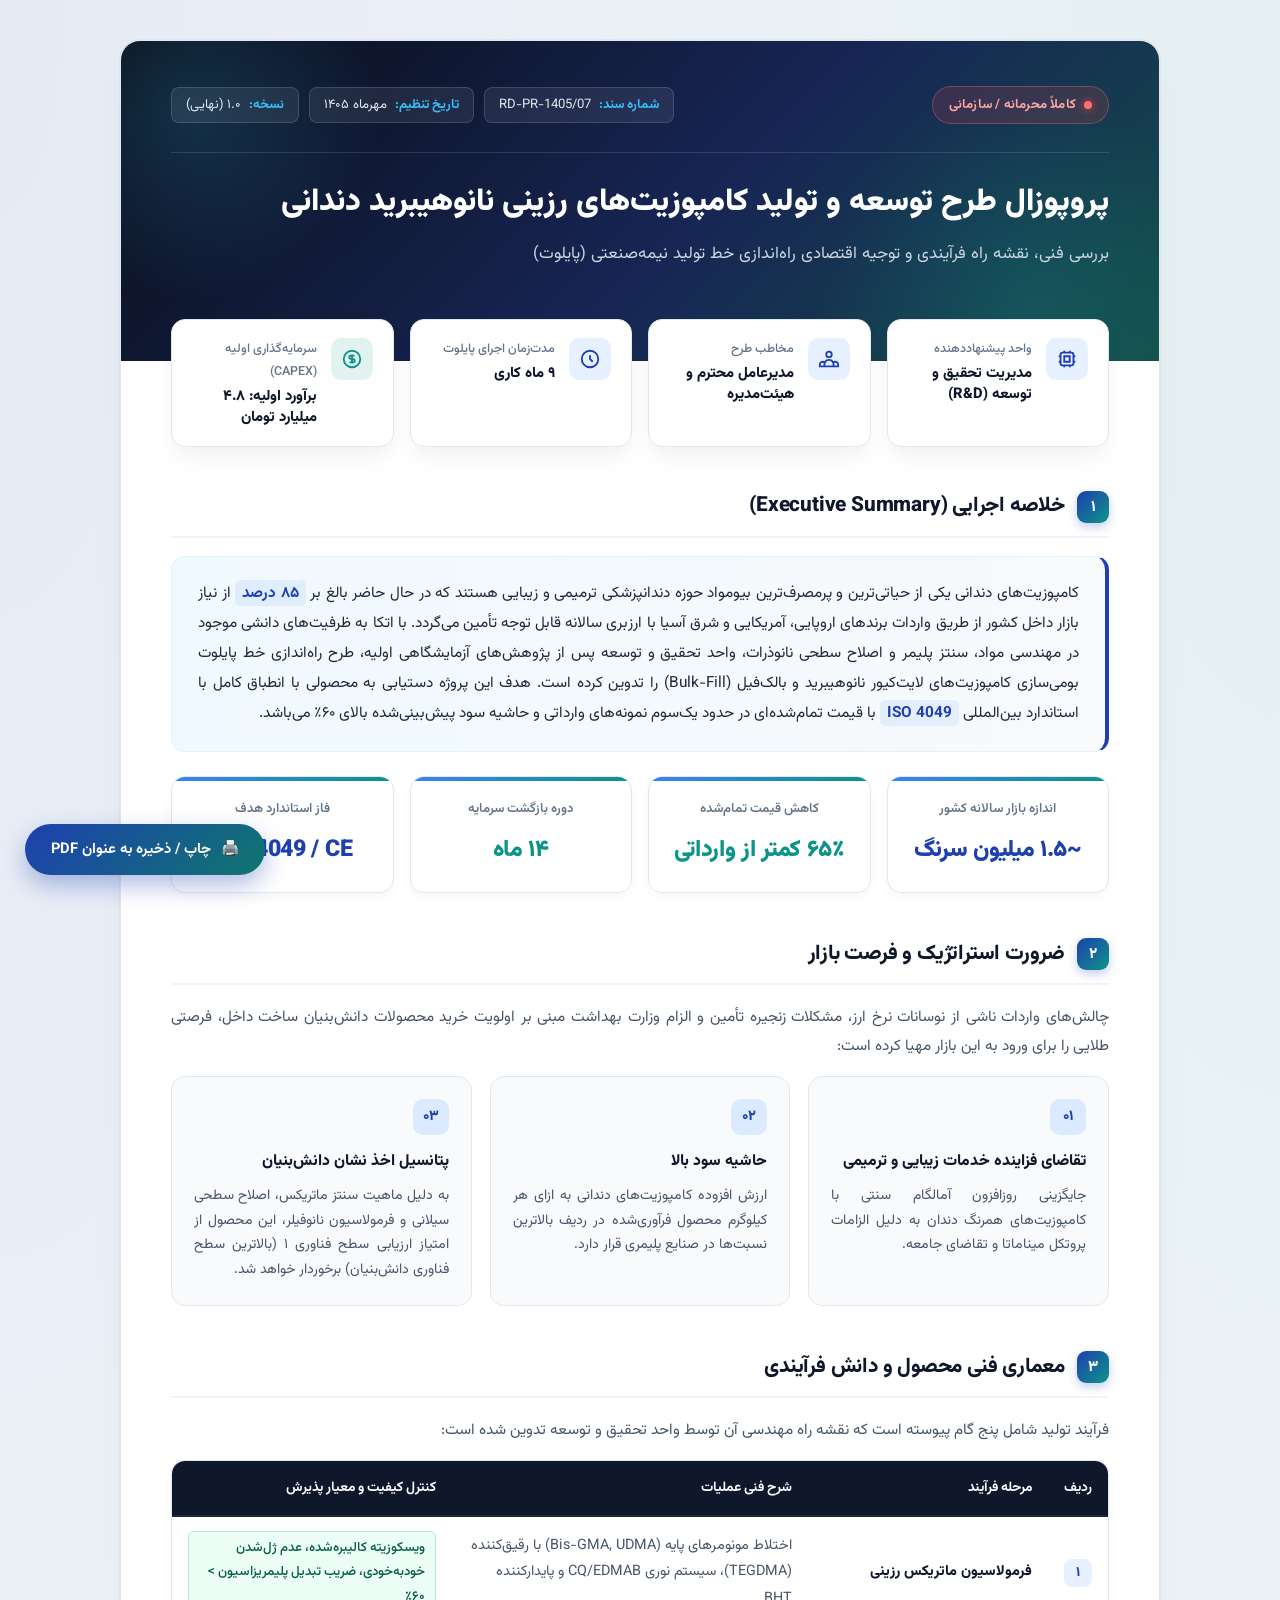
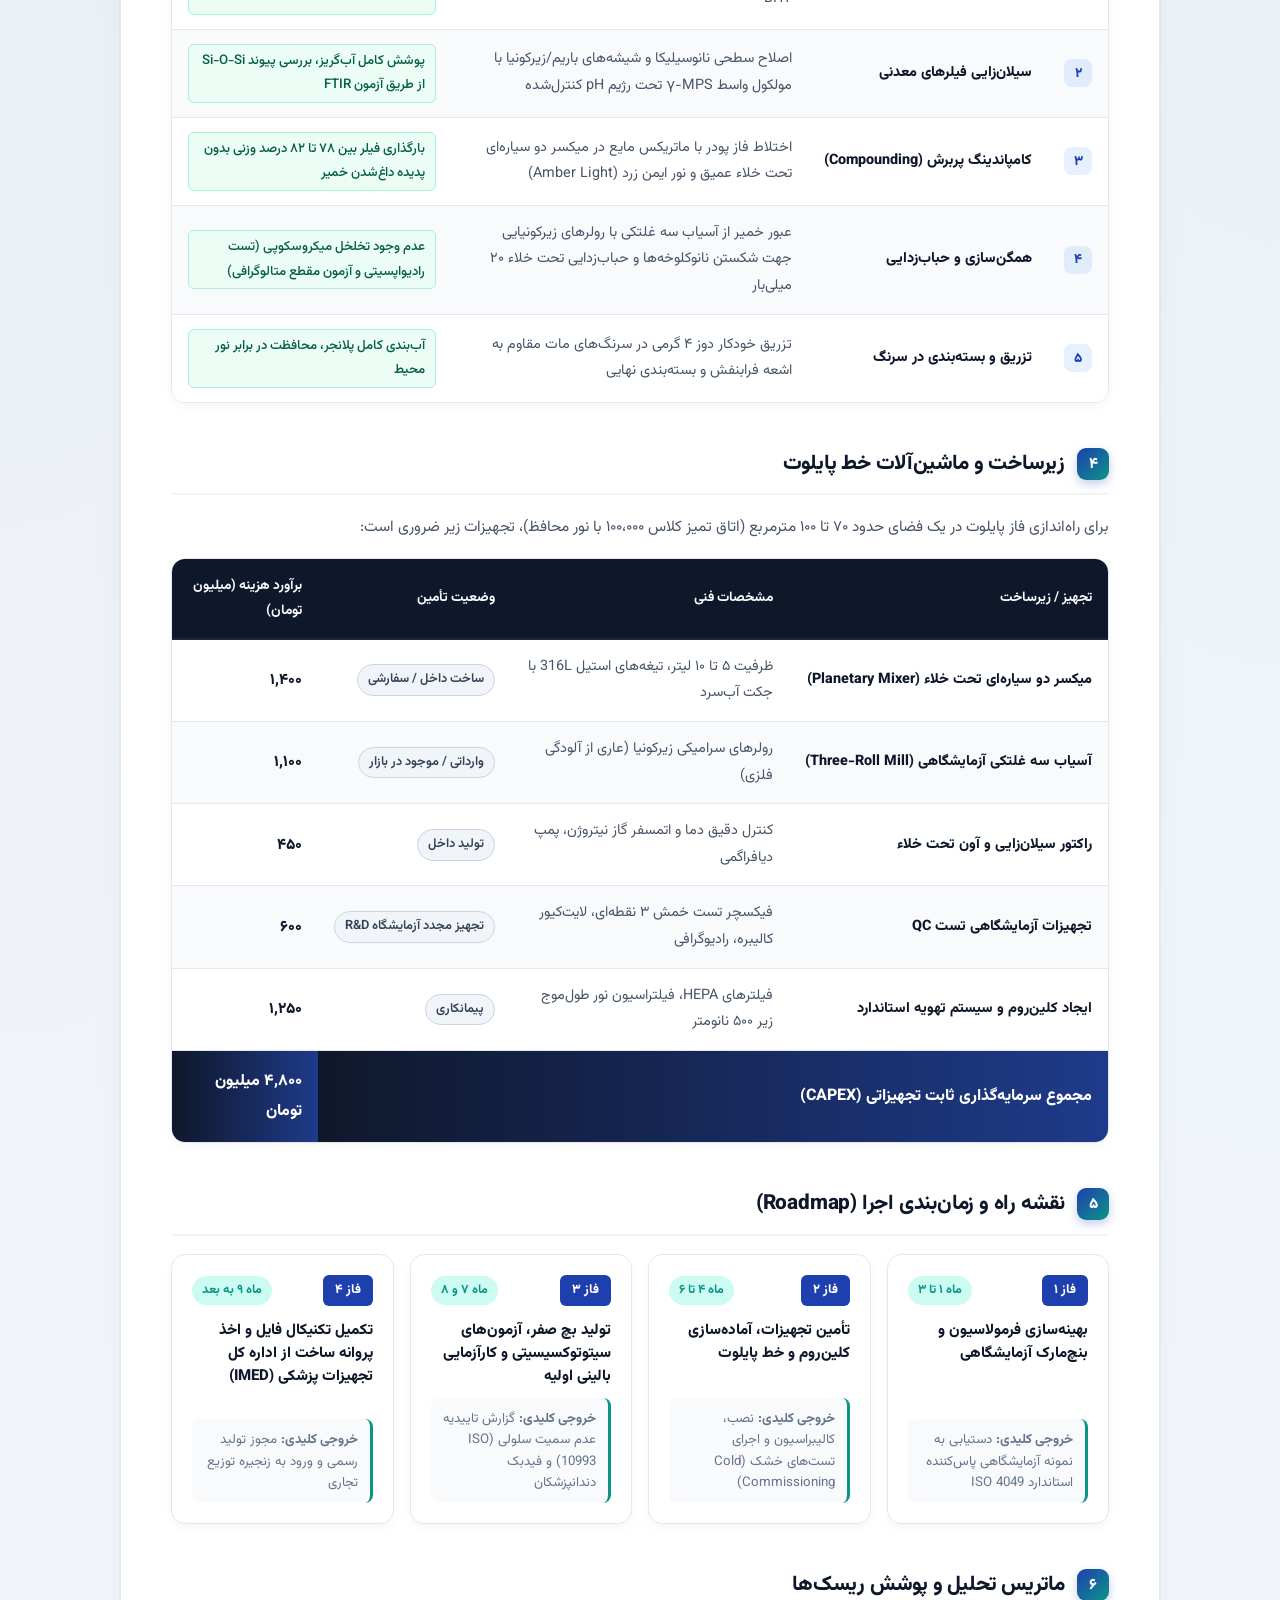
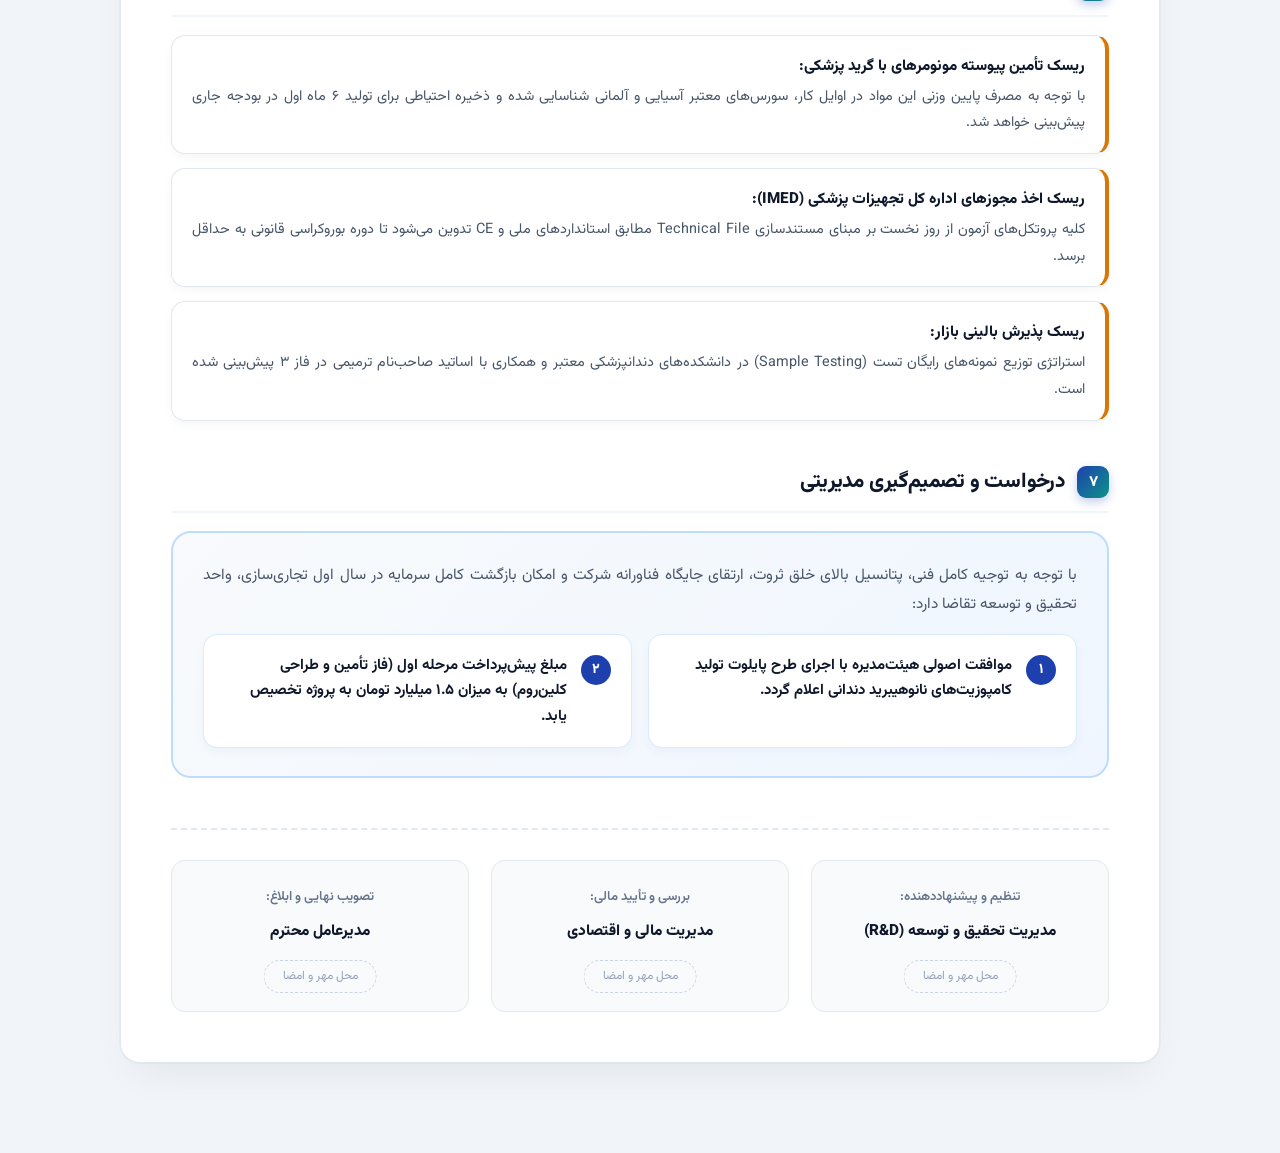
<file: templates/test composite hibryd.html>
<!DOCTYPE html>
<html lang="fa" dir="rtl">
<head>
  <meta charset="UTF-8">
  <meta name="viewport" content="width=device-width, initial-scale=1.0">
  <title>پروپوزال فنی-اقتصادی تولید کامپوزیت‌های دندانی | واحد تحقیق و توسعه</title>
  <link rel="preconnect" href="https://fonts.googleapis.com">
  <link rel="preconnect" href="https://fonts.gstatic.com" crossorigin>
  <link href="https://fonts.googleapis.com/css2?family=Vazirmatn:wght@300;400;500;600;700;800;900&display=swap" rel="stylesheet">
  <style>
    :root {
      --bg-body: #f1f5f9;
      --bg-surface: #ffffff;
      --bg-subtle: #f8fafc;
      --primary: #0f172a;
      --brand: #1e40af;
      --brand-light: #3b82f6;
      --brand-glow: rgba(59, 130, 246, 0.12);
      --accent: #0d9488;
      --accent-light: #ccfbf1;
      --text-main: #1e293b;
      --text-secondary: #475569;
      --text-muted: #64748b;
      --border: #e2e8f0;
      --danger: #dc2626;
      --danger-bg: #fef2f2;
      --warning: #d97706;
      --warning-bg: #fffbeb;
      --success: #059669;
      --success-bg: #ecfdf5;
      --radius-lg: 20px;
      --radius-md: 14px;
      --radius-sm: 8px;
      --shadow-lg: 0 20px 40px -15px rgba(15, 23, 42, 0.08), 0 0 1px 1px rgba(15, 23, 42, 0.03);
      --shadow-card: 0 4px 12px -2px rgba(15, 23, 42, 0.05);
    }

    * {
      box-sizing: border-box;
      margin: 0;
      padding: 0;
    }

    body {
      font-family: "Vazirmatn", system-ui, -apple-system, sans-serif;
      background-color: var(--bg-body);
      background-image: 
        radial-gradient(at 0% 0%, rgba(30, 64, 175, 0.06) 0px, transparent 50%),
        radial-gradient(at 100% 0%, rgba(13, 148, 136, 0.06) 0px, transparent 50%);
      color: var(--text-main);
      line-height: 1.85;
      padding: 40px 20px 90px;
      -webkit-font-smoothing: antialiased;
    }

    .document-wrapper {
      max-width: 1040px;
      margin: 0 auto;
      background: var(--bg-surface);
      border-radius: var(--radius-lg);
      box-shadow: var(--shadow-lg);
      overflow: hidden;
      border: 1px solid var(--border);
    }

    /* ==================== هدر لوکس پروپوزال ==================== */
    .hero-header {
      background: linear-gradient(135deg, #090d16 0%, #172554 55%, #134e4a 100%);
      color: #ffffff;
      padding: 45px 50px 75px;
      position: relative;
      overflow: hidden;
    }

    .hero-header::before {
      content: "";
      position: absolute;
      top: -120px;
      left: -120px;
      width: 380px;
      height: 380px;
      background: radial-gradient(circle, rgba(56, 189, 248, 0.18) 0%, transparent 70%);
      border-radius: 50%;
      pointer-events: none;
    }

    .hero-header::after {
      content: "";
      position: absolute;
      bottom: -150px;
      right: -80px;
      width: 420px;
      height: 420px;
      background: radial-gradient(circle, rgba(20, 184, 166, 0.16) 0%, transparent 70%);
      border-radius: 50%;
      pointer-events: none;
    }

    .header-top-bar {
      display: flex;
      justify-content: space-between;
      align-items: center;
      flex-wrap: wrap;
      gap: 15px;
      padding-bottom: 28px;
      margin-bottom: 28px;
      border-bottom: 1px solid rgba(255, 255, 255, 0.12);
      position: relative;
      z-index: 2;
    }

    .badge-confidential {
      display: inline-flex;
      align-items: center;
      gap: 8px;
      background: rgba(239, 68, 68, 0.16);
      color: #fca5a5;
      border: 1px solid rgba(248, 113, 113, 0.35);
      padding: 6px 16px;
      border-radius: 999px;
      font-size: 0.82rem;
      font-weight: 700;
      letter-spacing: 0.2px;
      backdrop-filter: blur(8px);
    }

    .badge-confidential .dot {
      width: 8px;
      height: 8px;
      background-color: #f87171;
      border-radius: 50%;
      box-shadow: 0 0 8px #ef4444;
    }

    .meta-pills {
      display: flex;
      gap: 10px;
      flex-wrap: wrap;
    }

    .meta-pill {
      background: rgba(255, 255, 255, 0.08);
      border: 1px solid rgba(255, 255, 255, 0.14);
      color: #e2e8f0;
      padding: 5px 14px;
      border-radius: 8px;
      font-size: 0.82rem;
      backdrop-filter: blur(8px);
    }

    .meta-pill strong {
      color: #38bdf8;
      font-weight: 700;
      margin-left: 4px;
    }

    .doc-title {
      font-size: 1.95rem;
      font-weight: 900;
      line-height: 1.4;
      margin-bottom: 14px;
      color: #ffffff;
      position: relative;
      z-index: 2;
    }

    .doc-subtitle {
      font-size: 1.05rem;
      color: #cbd5e1;
      font-weight: 400;
      max-width: 850px;
      position: relative;
      z-index: 2;
    }

    /* ==================== کارت‌های مشخصات شناور ==================== */
    .content-body {
      padding: 0 50px 50px;
    }

    .info-grid {
      display: grid;
      grid-template-columns: repeat(4, 1fr);
      gap: 16px;
      margin-top: -42px;
      margin-bottom: 40px;
      position: relative;
      z-index: 10;
    }

    .info-card {
      background: var(--bg-surface);
      border: 1px solid var(--border);
      border-radius: var(--radius-md);
      padding: 18px 20px;
      box-shadow: 0 12px 24px -6px rgba(15, 23, 42, 0.08);
      display: flex;
      align-items: flex-start;
      gap: 14px;
      transition: transform 0.2s ease, box-shadow 0.2s ease;
    }

    .info-card:hover {
      transform: translateY(-3px);
      box-shadow: 0 16px 30px -8px rgba(15, 23, 42, 0.12);
    }

    .info-icon {
      width: 42px;
      height: 42px;
      border-radius: 10px;
      background: var(--brand-glow);
      color: var(--brand);
      display: flex;
      align-items: center;
      justify-content: center;
      flex-shrink: 0;
    }

    .info-card:nth-child(4) .info-icon {
      background: rgba(13, 148, 136, 0.12);
      color: var(--accent);
    }

    .info-text .label {
      display: block;
      font-size: 0.78rem;
      color: var(--text-muted);
      margin-bottom: 3px;
      font-weight: 500;
    }

    .info-text .val {
      display: block;
      font-size: 0.92rem;
      font-weight: 800;
      color: var(--primary);
      line-height: 1.4;
    }

    /* ==================== سرفصل بخش‌ها ==================== */
    .section-block {
      margin-bottom: 42px;
    }

    .section-header {
      display: flex;
      align-items: center;
      gap: 12px;
      margin-bottom: 18px;
      padding-bottom: 10px;
      border-bottom: 2px solid #f1f5f9;
    }

    .section-num {
      background: linear-gradient(135deg, var(--brand), var(--accent));
      color: #ffffff;
      width: 32px;
      height: 32px;
      border-radius: 9px;
      display: inline-flex;
      align-items: center;
      justify-content: center;
      font-weight: 800;
      font-size: 0.95rem;
      flex-shrink: 0;
      box-shadow: 0 4px 10px rgba(30, 64, 175, 0.25);
    }

    h2 {
      font-size: 1.3rem;
      font-weight: 800;
      color: var(--primary);
      letter-spacing: -0.2px;
    }

    p {
      text-align: justify;
      color: var(--text-secondary);
      font-size: 0.96rem;
      margin-bottom: 16px;
    }

    /* ==================== خلاصه اجرایی و KPI ==================== */
    .exec-summary-box {
      background: linear-gradient(to left, #f8fafc, #f0f9ff);
      border-right: 4px solid var(--brand);
      border-radius: var(--radius-md);
      padding: 22px 26px;
      margin-bottom: 24px;
      border-top: 1px solid #e0f2fe;
      border-bottom: 1px solid #e0f2fe;
      border-left: 1px solid #e0f2fe;
    }

    .exec-summary-box p {
      margin-bottom: 0;
      color: var(--text-main);
      line-height: 1.95;
    }

    .exec-summary-box strong {
      color: var(--brand);
      background: rgba(59, 130, 246, 0.1);
      padding: 1px 7px;
      border-radius: 5px;
    }

    .kpi-grid {
      display: grid;
      grid-template-columns: repeat(4, 1fr);
      gap: 16px;
    }

    .kpi-card {
      background: var(--bg-surface);
      border: 1px solid var(--border);
      border-radius: var(--radius-md);
      padding: 20px 18px;
      text-align: center;
      position: relative;
      overflow: hidden;
      box-shadow: var(--shadow-card);
      transition: transform 0.2s ease;
    }

    .kpi-card::before {
      content: "";
      position: absolute;
      top: 0;
      right: 0;
      left: 0;
      height: 4px;
      background: linear-gradient(90deg, var(--brand-light), var(--accent));
    }

    .kpi-card:hover {
      transform: translateY(-3px);
    }

    .kpi-card .desc {
      font-size: 0.82rem;
      color: var(--text-muted);
      font-weight: 600;
      margin-bottom: 8px;
    }

    .kpi-card .number {
      font-size: 1.45rem;
      font-weight: 900;
      color: var(--brand);
      letter-spacing: -0.3px;
    }

    .kpi-card:nth-child(2) .number,
    .kpi-card:nth-child(3) .number {
      color: var(--accent);
    }

    /* ==================== کارت‌های ضرورت استراتژیک ==================== */
    .strategy-grid {
      display: grid;
      grid-template-columns: repeat(3, 1fr);
      gap: 18px;
      margin-top: 16px;
    }

    .strategy-card {
      background: var(--bg-subtle);
      border: 1px solid var(--border);
      border-radius: var(--radius-md);
      padding: 22px;
      position: relative;
      transition: all 0.2s ease;
    }

    .strategy-card:hover {
      background: var(--bg-surface);
      border-color: #cbd5e1;
      box-shadow: var(--shadow-card);
    }

    .strategy-badge {
      display: inline-flex;
      align-items: center;
      justify-content: center;
      width: 36px;
      height: 36px;
      border-radius: 10px;
      background: #dbeafe;
      color: var(--brand);
      font-weight: 800;
      font-size: 0.9rem;
      margin-bottom: 12px;
    }

    .strategy-card h3 {
      font-size: 0.98rem;
      font-weight: 800;
      color: var(--primary);
      margin-bottom: 8px;
    }

    .strategy-card p {
      font-size: 0.88rem;
      margin-bottom: 0;
      line-height: 1.75;
    }

    /* ==================== جداول مدرن ==================== */
    .table-container {
      border: 1px solid var(--border);
      border-radius: var(--radius-md);
      overflow: hidden;
      box-shadow: var(--shadow-card);
      margin-top: 16px;
    }

    table {
      width: 100%;
      border-collapse: collapse;
      font-size: 0.9rem;
      background: var(--bg-surface);
    }

    table thead th {
      background: #0f172a;
      color: #f8fafc;
      padding: 14px 16px;
      text-align: right;
      font-weight: 700;
      font-size: 0.86rem;
      border-bottom: 2px solid #1e293b;
    }

    table tbody td {
      padding: 14px 16px;
      border-bottom: 1px solid var(--border);
      color: var(--text-secondary);
      vertical-align: middle;
    }

    table tbody tr:last-child td {
      border-bottom: none;
    }

    table tbody tr:nth-child(even) {
      background-color: #f8fafc;
    }

    table tbody tr:hover {
      background-color: #f1f5f9;
    }

    .step-badge {
      display: inline-flex;
      align-items: center;
      justify-content: center;
      width: 28px;
      height: 28px;
      background: var(--brand-glow);
      color: var(--brand);
      font-weight: 800;
      border-radius: 8px;
      font-size: 0.85rem;
    }

    .process-title {
      font-weight: 800;
      color: var(--primary);
      white-space: nowrap;
    }

    .qc-badge {
      display: inline-block;
      background: var(--success-bg);
      color: #065f46;
      border: 1px solid #a7f3d0;
      padding: 4px 10px;
      border-radius: 6px;
      font-size: 0.83rem;
      font-weight: 500;
    }

    .supply-tag {
      display: inline-block;
      background: #f1f5f9;
      color: #334155;
      border: 1px solid #cbd5e1;
      padding: 3px 10px;
      border-radius: 99px;
      font-size: 0.8rem;
      font-weight: 600;
      white-space: nowrap;
    }

    .cost-cell {
      font-weight: 800;
      color: var(--primary);
      font-size: 0.96rem;
      white-space: nowrap;
    }

    .total-row td {
      background: linear-gradient(90deg, #0f172a, #1e3a8a) !important;
      color: #ffffff !important;
      font-weight: 800;
      font-size: 1rem;
      padding: 16px;
    }

    /* ==================== نقشه راه (Roadmap) ==================== */
    .roadmap-grid {
      display: grid;
      grid-template-columns: repeat(4, 1fr);
      gap: 16px;
      margin-top: 18px;
    }

    .phase-card {
      background: var(--bg-surface);
      border: 1px solid var(--border);
      border-radius: var(--radius-md);
      padding: 20px;
      position: relative;
      box-shadow: var(--shadow-card);
      display: flex;
      flex-direction: column;
      justify-content: space-between;
    }

    .phase-header {
      display: flex;
      justify-content: space-between;
      align-items: center;
      margin-bottom: 14px;
    }

    .phase-tag {
      background: var(--brand);
      color: #ffffff;
      font-weight: 800;
      font-size: 0.8rem;
      padding: 4px 12px;
      border-radius: 6px;
    }

    .phase-time {
      font-size: 0.78rem;
      font-weight: 700;
      color: var(--accent);
      background: var(--accent-light);
      padding: 3px 10px;
      border-radius: 99px;
    }

    .phase-title {
      font-size: 0.94rem;
      font-weight: 800;
      color: var(--primary);
      margin-bottom: 10px;
      line-height: 1.5;
    }

    .phase-output {
      font-size: 0.83rem;
      color: var(--text-muted);
      background: var(--bg-subtle);
      padding: 10px 12px;
      border-radius: 8px;
      border-right: 3px solid var(--accent);
      line-height: 1.6;
    }

    /* ==================== کارت‌های مدیریت ریسک ==================== */
    .risk-list {
      display: grid;
      grid-template-columns: 1fr;
      gap: 14px;
      margin-top: 16px;
    }

    .risk-item {
      background: var(--bg-surface);
      border: 1px solid var(--border);
      border-right: 4px solid var(--warning);
      border-radius: var(--radius-md);
      padding: 16px 20px;
      box-shadow: var(--shadow-card);
    }

    .risk-item strong {
      display: block;
      color: var(--primary);
      font-size: 0.95rem;
      font-weight: 800;
      margin-bottom: 4px;
    }

    .risk-item p {
      margin-bottom: 0;
      font-size: 0.9rem;
    }

    /* ==================== بخش تصمیم‌گیری و تصویب ==================== */
    .cta-decision-box {
      background: linear-gradient(135deg, #f8fafc 0%, #eff6ff 100%);
      border: 2px solid #bfdbfe;
      border-radius: var(--radius-lg);
      padding: 28px 30px;
      margin-top: 16px;
    }

    .decision-items {
      display: grid;
      grid-template-columns: 1fr 1fr;
      gap: 16px;
      margin-top: 16px;
    }

    .decision-card {
      background: #ffffff;
      border: 1px solid #dbeafe;
      border-radius: var(--radius-md);
      padding: 18px 20px;
      display: flex;
      align-items: flex-start;
      gap: 14px;
      box-shadow: 0 4px 10px rgba(30, 64, 175, 0.04);
    }

    .decision-num {
      width: 30px;
      height: 30px;
      border-radius: 50%;
      background: var(--brand);
      color: white;
      font-weight: 800;
      font-size: 0.88rem;
      display: flex;
      align-items: center;
      justify-content: center;
      flex-shrink: 0;
      margin-top: 2px;
    }

    .decision-card span {
      font-size: 0.93rem;
      font-weight: 700;
      color: var(--primary);
      line-height: 1.7;
    }

    /* ==================== بخش امضاها ==================== */
    .signature-section {
      margin-top: 50px;
      padding-top: 30px;
      border-top: 2px dashed var(--border);
      display: grid;
      grid-template-columns: repeat(3, 1fr);
      gap: 22px;
      text-align: center;
    }

    .sig-box {
      background: var(--bg-subtle);
      border: 1px solid var(--border);
      border-radius: var(--radius-md);
      padding: 24px 18px 65px;
      position: relative;
    }

    .sig-box::after {
      content: "محل مهر و امضا";
      position: absolute;
      bottom: 18px;
      left: 50%;
      transform: translateX(-50%);
      font-size: 0.75rem;
      color: #94a3b8;
      border: 1px dashed #cbd5e1;
      padding: 4px 18px;
      border-radius: 99px;
    }

    .sig-title {
      font-size: 0.82rem;
      font-weight: 600;
      color: var(--text-muted);
      margin-bottom: 8px;
    }

    .sig-name {
      font-weight: 800;
      color: var(--primary);
      font-size: 0.96rem;
    }

    /* ==================== دکمه پرینت شناور ==================== */
    .action-bar {
      position: fixed;
      bottom: 25px;
      left: 25px;
      z-index: 1000;
    }

    .btn-print {
      background: linear-gradient(135deg, var(--brand), #0f766e);
      color: #ffffff;
      border: none;
      padding: 14px 26px;
      border-radius: 999px;
      cursor: pointer;
      font-family: inherit;
      font-weight: 700;
      font-size: 0.92rem;
      box-shadow: 0 10px 25px rgba(30, 64, 175, 0.35);
      display: flex;
      align-items: center;
      gap: 10px;
      transition: transform 0.2s ease, box-shadow 0.2s ease;
    }

    .btn-print:hover {
      transform: translateY(-2px);
      box-shadow: 0 14px 30px rgba(30, 64, 175, 0.45);
    }

    /* ==================== واکنش‌گرایی (موبایل و تبلت) ==================== */
    @media (max-width: 900px) {
      .info-grid,
      .kpi-grid,
      .roadmap-grid {
        grid-template-columns: repeat(2, 1fr);
      }
      .strategy-grid,
      .decision-items,
      .signature-section {
        grid-template-columns: 1fr;
      }
      .hero-header,
      .content-body {
        padding-right: 24px;
        padding-left: 24px;
      }
    }

    @media (max-width: 550px) {
      .info-grid,
      .kpi-grid,
      .roadmap-grid {
        grid-template-columns: 1fr;
      }
      .doc-title {
        font-size: 1.45rem;
      }
    }

    /* ==================== تنظیمات چاپ استاندارد A4 ==================== */
    @media print {
      * {
        -webkit-print-color-adjust: exact !important;
        print-color-adjust: exact !important;
      }
      body {
        padding: 0;
        background: #ffffff;
        font-size: 11pt;
      }
      .document-wrapper {
        box-shadow: none;
        border: none;
        max-width: 100%;
        border-radius: 0;
      }
      .hero-header {
        padding: 25px 30px 45px;
        border-radius: 12px;
        margin-bottom: 10px;
      }
      .content-body {
        padding: 0 15px;
      }
      .info-grid {
        grid-template-columns: repeat(4, 1fr);
        margin-top: -25px;
        gap: 10px;
      }
      .kpi-grid,
      .roadmap-grid {
        grid-template-columns: repeat(4, 1fr);
        gap: 10px;
      }
      .strategy-grid {
        grid-template-columns: repeat(3, 1fr);
        gap: 10px;
      }
      .decision-items {
        grid-template-columns: repeat(2, 1fr);
      }
      .signature-section {
        grid-template-columns: repeat(3, 1fr);
        break-inside: avoid;
      }
      .section-block,
      .table-container,
      .cta-decision-box {
        break-inside: avoid;
      }
      .action-bar {
        display: none !important;
      }
      @page {
        size: A4;
        margin: 12mm;
      }
    }
  </style>
</head>
<body>

  <!-- دکمه چاپ و ذخیره PDF -->
  <div class="action-bar">
    <button class="btn-print" onclick="window.print()">
      <span>🖨️</span>
      <span>چاپ / ذخیره به عنوان PDF</span>
    </button>
  </div>

  <div class="document-wrapper">
    <!-- هدر پروپوزال -->
    <header class="hero-header">
      <div class="header-top-bar">
        <div class="badge-confidential">
          <span class="dot"></span>
          <span>کاملاً محرمانه / سازمانی</span>
        </div>
        <div class="meta-pills">
          <div class="meta-pill"><strong>شماره سند:</strong> RD-PR-1405/07</div>
          <div class="meta-pill"><strong>تاریخ تنظیم:</strong> مهرماه ۱۴۰۵</div>
          <div class="meta-pill"><strong>نسخه:</strong> ۱.۰ (نهایی)</div>
        </div>
      </div>

      <h1 class="doc-title">پروپوزال طرح توسعه و تولید کامپوزیت‌های رزینی نانوهیبرید دندانی</h1>
      <p class="doc-subtitle">بررسی فنی، نقشه راه فرآیندی و توجیه اقتصادی راه‌اندازی خط تولید نیمه‌صنعتی (پایلوت)</p>
    </header>

    <main class="content-body">
      <!-- کارت‌های متادیتا -->
      <div class="info-grid">
        <div class="info-card">
          <div class="info-icon">
            <svg width="22" height="22" fill="none" stroke="currentColor" stroke-width="2" viewBox="0 0 24 24"><path d="M9 3v2m6-2v2M9 19v2m6-2v2M5 9H3m2 6H3m18-6h-2m2 6h-2M7 19h10a2 2 0 002-2V7a2 2 0 00-2-2H7a2 2 0 00-2 2v10a2 2 0 002 2zM9 9h6v6H9V9z"/></svg>
          </div>
          <div class="info-text">
            <span class="label">واحد پیشنهاد‌دهنده</span>
            <span class="val">مدیریت تحقیق و توسعه (R&D)</span>
          </div>
        </div>

        <div class="info-card">
          <div class="info-icon">
            <svg width="22" height="22" fill="none" stroke="currentColor" stroke-width="2" viewBox="0 0 24 24"><path d="M17 20h5v-2a3 3 0 00-5.356-1.857M17 20H7m10 0v-2c0-.656-.126-1.283-.356-1.857M7 20H2v-2a3 3 0 015.356-1.857M7 20v-2c0-.656.126-1.283.356-1.857m0 0a5.002 5.002 0 019.288 0M15 7a3 3 0 11-6 0 3 3 0 016 0z"/></svg>
          </div>
          <div class="info-text">
            <span class="label">مخاطب طرح</span>
            <span class="val">مدیرعامل محترم و هیئت‌مدیره</span>
          </div>
        </div>

        <div class="info-card">
          <div class="info-icon">
            <svg width="22" height="22" fill="none" stroke="currentColor" stroke-width="2" viewBox="0 0 24 24"><path d="M12 8v4l3 3m6-3a9 9 0 11-18 0 9 9 0 0118 0z"/></svg>
          </div>
          <div class="info-text">
            <span class="label">مدت‌زمان اجرای پایلوت</span>
            <span class="val">۹ ماه کاری</span>
          </div>
        </div>

        <div class="info-card">
          <div class="info-icon">
            <svg width="22" height="22" fill="none" stroke="currentColor" stroke-width="2" viewBox="0 0 24 24"><path d="M12 8c-1.657 0-3 .895-3 2s1.343 2 3 2 3 .895 3 2-1.343 2-3 2m0-8c1.11 0 2.08.402 2.599 1M12 8V7m0 1v8m0 0v1m0-1c-1.11 0-2.08-.402-2.599-1M21 12a9 9 0 11-18 0 9 9 0 0118 0z"/></svg>
          </div>
          <div class="info-text">
            <span class="label">سرمایه‌گذاری اولیه (CAPEX)</span>
            <span class="val">برآورد اولیه: ۴.۸ میلیارد تومان</span>
          </div>
        </div>
      </div>

      <!-- ۱. خلاصه اجرایی -->
      <section class="section-block">
        <div class="section-header">
          <span class="section-num">۱</span>
          <h2>خلاصه اجرایی (Executive Summary)</h2>
        </div>
        <div class="exec-summary-box">
          <p>
            کامپوزیت‌های دندانی یکی از حیاتی‌ترین و پرمصرف‌ترین بیومواد حوزه دندانپزشکی ترمیمی و زیبایی هستند که در حال حاضر بالغ بر <strong>۸۵ درصد</strong> از نیاز بازار داخل کشور از طریق واردات برندهای اروپایی، آمریکایی و شرق آسیا با ارزبری سالانه قابل توجه تأمین می‌گردد. با اتکا به ظرفیت‌های دانشی موجود در مهندسی مواد، سنتز پلیمر و اصلاح سطحی نانوذرات، واحد تحقیق و توسعه پس از پژوهش‌های آزمایشگاهی اولیه، طرح راه‌اندازی خط پایلوت بومی‌سازی کامپوزیت‌های لایت‌کیور نانوهیبرید و بالک‌فیل (Bulk-Fill) را تدوین کرده است. هدف این پروژه دستیابی به محصولی با انطباق کامل با استاندارد بین‌المللی <strong>ISO 4049</strong> با قیمت تمام‌شده‌ای در حدود یک‌سوم نمونه‌های وارداتی و حاشیه سود پیش‌بینی‌شده بالای ۶۰٪ می‌باشد.
          </p>
        </div>

        <div class="kpi-grid">
          <div class="kpi-card">
            <div class="desc">اندازه بازار سالانه کشور</div>
            <div class="number">~۱.۵ میلیون سرنگ</div>
          </div>
          <div class="kpi-card">
            <div class="desc">کاهش قیمت تمام‌شده</div>
            <div class="number">۶۵٪ کمتر از وارداتی</div>
          </div>
          <div class="kpi-card">
            <div class="desc">دوره بازگشت سرمایه</div>
            <div class="number">۱۴ ماه</div>
          </div>
          <div class="kpi-card">
            <div class="desc">فاز استاندارد هدف</div>
            <div class="number">ISO 4049 / CE</div>
          </div>
        </div>
      </section>

      <!-- ۲. ضرورت استراتژیک و فرصت بازار -->
      <section class="section-block">
        <div class="section-header">
          <span class="section-num">۲</span>
          <h2>ضرورت استراتژیک و فرصت بازار</h2>
        </div>
        <p>
          چالش‌های واردات ناشی از نوسانات نرخ ارز، مشکلات زنجیره تأمین و الزام وزارت بهداشت مبنی بر اولویت خرید محصولات دانش‌بنیان ساخت داخل، فرصتی طلایی را برای ورود به این بازار مهیا کرده است:
        </p>
        <div class="strategy-grid">
          <div class="strategy-card">
            <div class="strategy-badge">۰۱</div>
            <h3>تقاضای فزاینده خدمات زیبایی و ترمیمی</h3>
            <p>جایگزینی روزافزون آمالگام سنتی با کامپوزیت‌های همرنگ دندان به دلیل الزامات پروتکل میناماتا و تقاضای جامعه.</p>
          </div>
          <div class="strategy-card">
            <div class="strategy-badge">۰۲</div>
            <h3>حاشیه سود بالا</h3>
            <p>ارزش افزوده کامپوزیت‌های دندانی به ازای هر کیلوگرم محصول فرآوری‌شده در ردیف بالاترین نسبت‌ها در صنایع پلیمری قرار دارد.</p>
          </div>
          <div class="strategy-card">
            <div class="strategy-badge">۰۳</div>
            <h3>پتانسیل اخذ نشان دانش‌بنیان</h3>
            <p>به دلیل ماهیت سنتز ماتریکس، اصلاح سطحی سیلانی و فرمولاسیون نانوفیلر، این محصول از امتیاز ارزیابی سطح فناوری ۱ (بالاترین سطح فناوری دانش‌بنیان) برخوردار خواهد شد.</p>
          </div>
        </div>
      </section>

      <!-- ۳. معماری فنی محصول و دانش فرآیندی -->
      <section class="section-block">
        <div class="section-header">
          <span class="section-num">۳</span>
          <h2>معماری فنی محصول و دانش فرآیندی</h2>
        </div>
        <p>
          فرآیند تولید شامل پنج گام پیوسته است که نقشه راه مهندسی آن توسط واحد تحقیق و توسعه تدوین شده است:
        </p>
        <div class="table-container">
          <table>
            <thead>
              <tr>
                <th>ردیف</th>
                <th>مرحله فرآیند</th>
                <th>شرح فنی عملیات</th>
                <th>کنترل کیفیت و معیار پذیرش</th>
              </tr>
            </thead>
            <tbody>
              <tr>
                <td><span class="step-badge">۱</span></td>
                <td class="process-title">فرمولاسیون ماتریکس رزینی</td>
                <td>اختلاط مونومرهای پایه (Bis-GMA, UDMA) با رقیق‌کننده (TEGDMA)، سیستم نوری CQ/EDMAB و پایدارکننده BHT</td>
                <td><span class="qc-badge">ویسکوزیته کالیبره‌شده، عدم ژل‌شدن خودبه‌خودی، ضریب تبدیل پلیمریزاسیون &gt; ۶۰٪</span></td>
              </tr>
              <tr>
                <td><span class="step-badge">۲</span></td>
                <td class="process-title">سیلان‌زایی فیلرهای معدنی</td>
                <td>اصلاح سطحی نانوسیلیکا و شیشه‌های باریم/زیرکونیا با مولکول واسط γ-MPS تحت رژیم pH کنترل‌شده</td>
                <td><span class="qc-badge">پوشش کامل آب‌گریز، بررسی پیوند Si-O-Si از طریق آزمون FTIR</span></td>
              </tr>
              <tr>
                <td><span class="step-badge">۳</span></td>
                <td class="process-title">کامپاندینگ پربرش (Compounding)</td>
                <td>اختلاط فاز پودر با ماتریکس مایع در میکسر دو سیاره‌ای تحت خلاء عمیق و نور ایمن زرد (Amber Light)</td>
                <td><span class="qc-badge">بارگذاری فیلر بین ۷۸ تا ۸۲ درصد وزنی بدون پدیده داغ‌شدن خمیر</span></td>
              </tr>
              <tr>
                <td><span class="step-badge">۴</span></td>
                <td class="process-title">همگن‌سازی و حباب‌زدایی</td>
                <td>عبور خمیر از آسیاب سه غلتکی با رولرهای زیرکونیایی جهت شکستن نانوکلوخه‌ها و حباب‌زدایی تحت خلاء ۲۰ میلی‌بار</td>
                <td><span class="qc-badge">عدم وجود تخلخل میکروسکوپی (تست رادیواپسیتی و آزمون مقطع متالوگرافی)</span></td>
              </tr>
              <tr>
                <td><span class="step-badge">۵</span></td>
                <td class="process-title">تزریق و بسته‌بندی در سرنگ</td>
                <td>تزریق خودکار دوز ۴ گرمی در سرنگ‌های مات مقاوم به اشعه فرابنفش و بسته‌بندی نهایی</td>
                <td><span class="qc-badge">آب‌بندی کامل پلانجر، محافظت در برابر نور محیط</span></td>
              </tr>
            </tbody>
          </table>
        </div>
      </section>

      <!-- ۴. زیرساخت و ماشین‌آلات خط پایلوت -->
      <section class="section-block">
        <div class="section-header">
          <span class="section-num">۴</span>
          <h2>زیرساخت و ماشین‌آلات خط پایلوت</h2>
        </div>
        <p>برای راه‌اندازی فاز پایلوت در یک فضای حدود ۷۰ تا ۱۰۰ مترمربع (اتاق تمیز کلاس ۱۰۰،۰۰۰ با نور محافظ)، تجهیزات زیر ضروری است:</p>
        <div class="table-container">
          <table>
            <thead>
              <tr>
                <th>تجهیز / زیرساخت</th>
                <th>مشخصات فنی</th>
                <th>وضعیت تأمین</th>
                <th>برآورد هزینه (میلیون تومان)</th>
              </tr>
            </thead>
            <tbody>
              <tr>
                <td class="process-title">میکسر دو سیاره‌ای تحت خلاء (Planetary Mixer)</td>
                <td>ظرفیت ۵ تا ۱۰ لیتر، تیغه‌های استیل 316L با جکت آب‌سرد</td>
                <td><span class="supply-tag">ساخت داخل / سفارشی</span></td>
                <td class="cost-cell">۱,۴۰۰</td>
              </tr>
              <tr>
                <td class="process-title">آسیاب سه غلتکی آزمایشگاهی (Three-Roll Mill)</td>
                <td>رولرهای سرامیکی زیرکونیا (عاری از آلودگی فلزی)</td>
                <td><span class="supply-tag">وارداتی / موجود در بازار</span></td>
                <td class="cost-cell">۱,۱۰۰</td>
              </tr>
              <tr>
                <td class="process-title">راکتور سیلان‌زایی و آون تحت خلاء</td>
                <td>کنترل دقیق دما و اتمسفر گاز نیتروژن، پمپ دیافراگمی</td>
                <td><span class="supply-tag">تولید داخل</span></td>
                <td class="cost-cell">۴۵۰</td>
              </tr>
              <tr>
                <td class="process-title">تجهیزات آزمایشگاهی تست QC</td>
                <td>فیکسچر تست خمش ۳ نقطه‌ای، لایت‌کیور کالیبره، رادیوگرافی</td>
                <td><span class="supply-tag">تجهیز مجدد آزمایشگاه R&D</span></td>
                <td class="cost-cell">۶۰۰</td>
              </tr>
              <tr>
                <td class="process-title">ایجاد کلین‌روم و سیستم تهویه استاندارد</td>
                <td>فیلترهای HEPA، فیلتراسیون نور طول‌موج زیر ۵۰۰ نانومتر</td>
                <td><span class="supply-tag">پیمانکاری</span></td>
                <td class="cost-cell">۱,۲۵۰</td>
              </tr>
              <tr class="total-row">
                <td colspan="3">مجموع سرمایه‌گذاری ثابت تجهیزاتی (CAPEX)</td>
                <td>۴,۸۰۰ میلیون تومان</td>
              </tr>
            </tbody>
          </table>
        </div>
      </section>

      <!-- ۵. نقشه راه و زمان‌بندی اجرا -->
      <section class="section-block">
        <div class="section-header">
          <span class="section-num">۵</span>
          <h2>نقشه راه و زمان‌بندی اجرا (Roadmap)</h2>
        </div>
        <div class="roadmap-grid">
          <div class="phase-card">
            <div>
              <div class="phase-header">
                <span class="phase-tag">فاز ۱</span>
                <span class="phase-time">ماه ۱ تا ۳</span>
              </div>
              <div class="phase-title">بهینه‌سازی فرمولاسیون و بنچ‌مارک آزمایشگاهی</div>
            </div>
            <div class="phase-output">
              <strong>خروجی کلیدی:</strong> دستیابی به نمونه آزمایشگاهی پاس‌‌کننده استاندارد ISO 4049
            </div>
          </div>

          <div class="phase-card">
            <div>
              <div class="phase-header">
                <span class="phase-tag">فاز ۲</span>
                <span class="phase-time">ماه ۴ تا ۶</span>
              </div>
              <div class="phase-title">تأمین تجهیزات، آماده‌سازی کلین‌روم و خط پایلوت</div>
            </div>
            <div class="phase-output">
              <strong>خروجی کلیدی:</strong> نصب، کالیبراسیون و اجرای تست‌های خشک (Cold Commissioning)
            </div>
          </div>

          <div class="phase-card">
            <div>
              <div class="phase-header">
                <span class="phase-tag">فاز ۳</span>
                <span class="phase-time">ماه ۷ و ۸</span>
              </div>
              <div class="phase-title">تولید بچ صفر، آزمون‌های سیتوتوکسیسیتی و کارآزمایی بالینی اولیه</div>
            </div>
            <div class="phase-output">
              <strong>خروجی کلیدی:</strong> گزارش تاییدیه عدم سمیت سلولی (ISO 10993) و فیدبک دندانپزشکان
            </div>
          </div>

          <div class="phase-card">
            <div>
              <div class="phase-header">
                <span class="phase-tag">فاز ۴</span>
                <span class="phase-time">ماه ۹ به بعد</span>
              </div>
              <div class="phase-title">تکمیل تکنیکال فایل و اخذ پروانه ساخت از اداره کل تجهیزات پزشکی (IMED)</div>
            </div>
            <div class="phase-output">
              <strong>خروجی کلیدی:</strong> مجوز تولید رسمی و ورود به زنجیره توزیع تجاری
            </div>
          </div>
        </div>
      </section>

      <!-- ۶. ماتریس تحلیل و پوشش ریسک‌ها -->
      <section class="section-block">
        <div class="section-header">
          <span class="section-num">۶</span>
          <h2>ماتریس تحلیل و پوشش ریسک‌ها</h2>
        </div>
        <div class="risk-list">
          <div class="risk-item">
            <strong>ریسک تأمین پیوسته مونومرهای با گرید پزشکی:</strong>
            <p>با توجه به مصرف پایین وزنی این مواد در اوایل کار، سورس‌های معتبر آسیایی و آلمانی شناسایی شده و ذخیره احتیاطی برای تولید ۶ ماه اول در بودجه جاری پیش‌بینی خواهد شد.</p>
          </div>
          <div class="risk-item">
            <strong>ریسک اخذ مجوزهای اداره کل تجهیزات پزشکی (IMED):</strong>
            <p>کلیه پروتکل‌های آزمون از روز نخست بر مبنای مستندسازی Technical File مطابق استانداردهای ملی و CE تدوین می‌شود تا دوره بوروکراسی قانونی به حداقل برسد.</p>
          </div>
          <div class="risk-item">
            <strong>ریسک پذیرش بالینی بازار:</strong>
            <p>استراتژی توزیع نمونه‌های رایگان تست (Sample Testing) در دانشکده‌های دندانپزشکی معتبر و همکاری با اساتید صاحب‌نام ترمیمی در فاز ۳ پیش‌بینی شده است.</p>
          </div>
        </div>
      </section>

      <!-- ۷. درخواست و تصمیم‌گیری مدیریتی -->
      <section class="section-block">
        <div class="section-header">
          <span class="section-num">۷</span>
          <h2>درخواست و تصمیم‌گیری مدیریتی</h2>
        </div>
        <div class="cta-decision-box">
          <p>
            با توجه به توجیه کامل فنی، پتانسیل بالای خلق ثروت، ارتقای جایگاه فناورانه شرکت و امکان بازگشت کامل سرمایه در سال اول تجاری‌سازی، واحد تحقیق و توسعه تقاضا دارد:
          </p>
          <div class="decision-items">
            <div class="decision-card">
              <div class="decision-num">۱</div>
              <span>موافقت اصولی هیئت‌مدیره با اجرای طرح پایلوت تولید کامپوزیت‌های نانوهیبرید دندانی اعلام گردد.</span>
            </div>
            <div class="decision-card">
              <div class="decision-num">۲</div>
              <span>مبلغ پیش‌پرداخت مرحله اول (فاز تأمین و طراحی کلین‌روم) به میزان ۱.۵ میلیارد تومان به پروژه تخصیص یابد.</span>
            </div>
          </div>
        </div>
      </section>

      <!-- بخش امضاها -->
      <footer class="signature-section">
        <div class="sig-box">
          <div class="sig-title">تنظیم و پیشنهاد‌دهنده:</div>
          <div class="sig-name">مدیریت تحقیق و توسعه (R&D)</div>
        </div>
        <div class="sig-box">
          <div class="sig-title">بررسی و تأیید مالی:</div>
          <div class="sig-name">مدیریت مالی و اقتصادی</div>
        </div>
        <div class="sig-box">
          <div class="sig-title">تصویب نهایی و ابلاغ:</div>
          <div class="sig-name">مدیرعامل محترم</div>
        </div>
      </footer>
    </main>
  </div>

</body>
</html>
</file>
